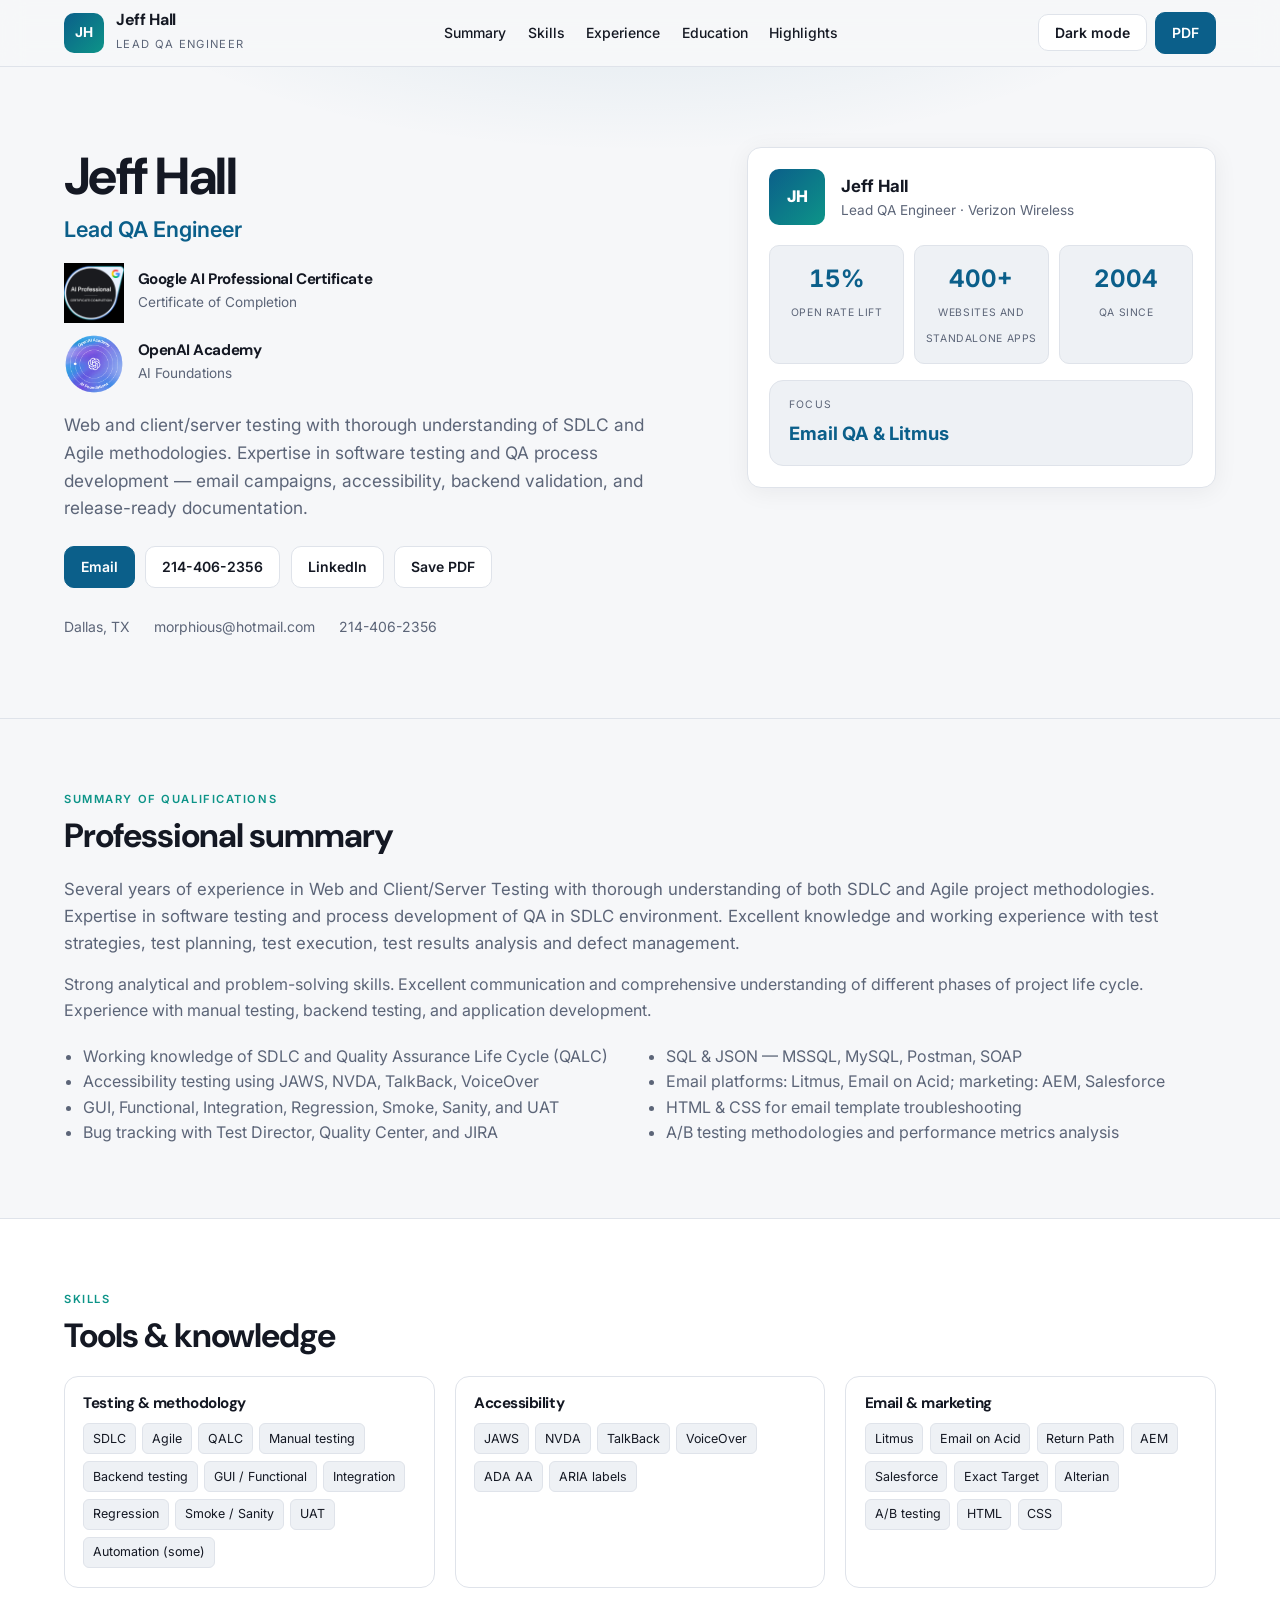
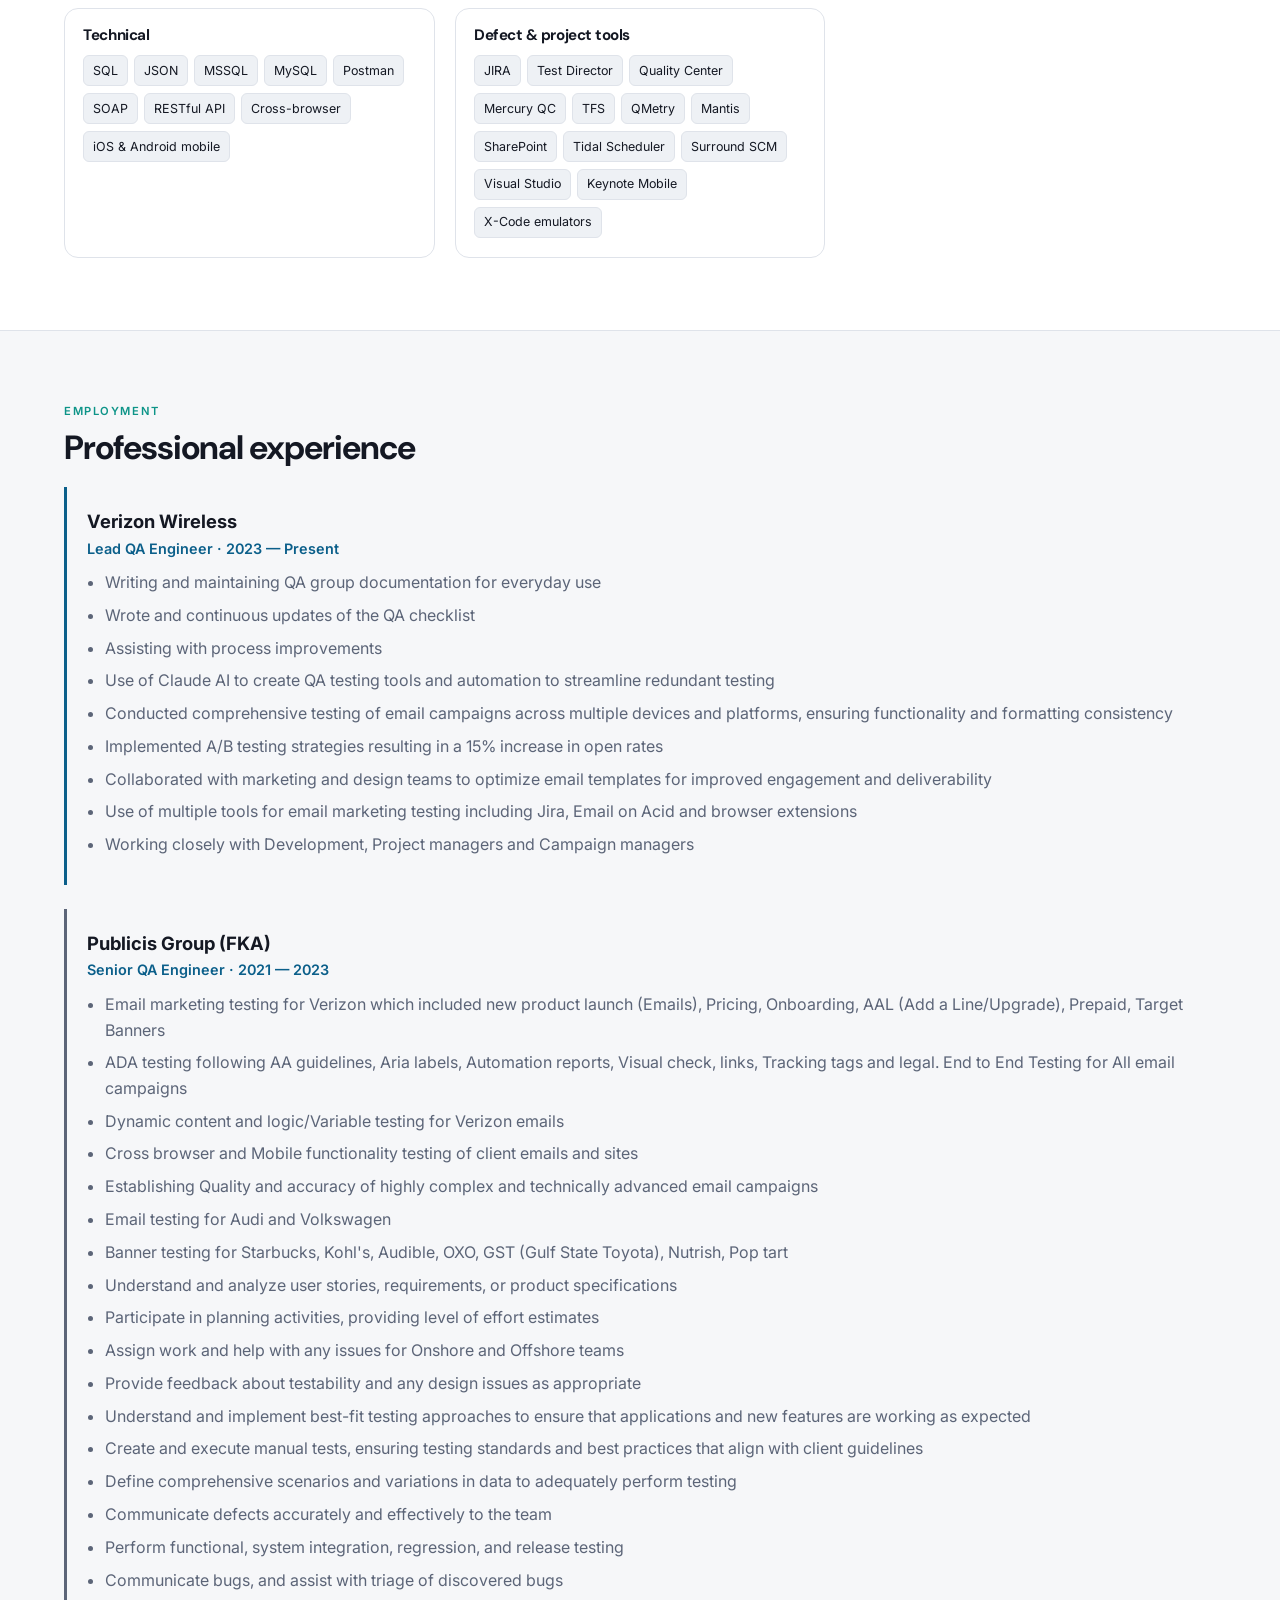
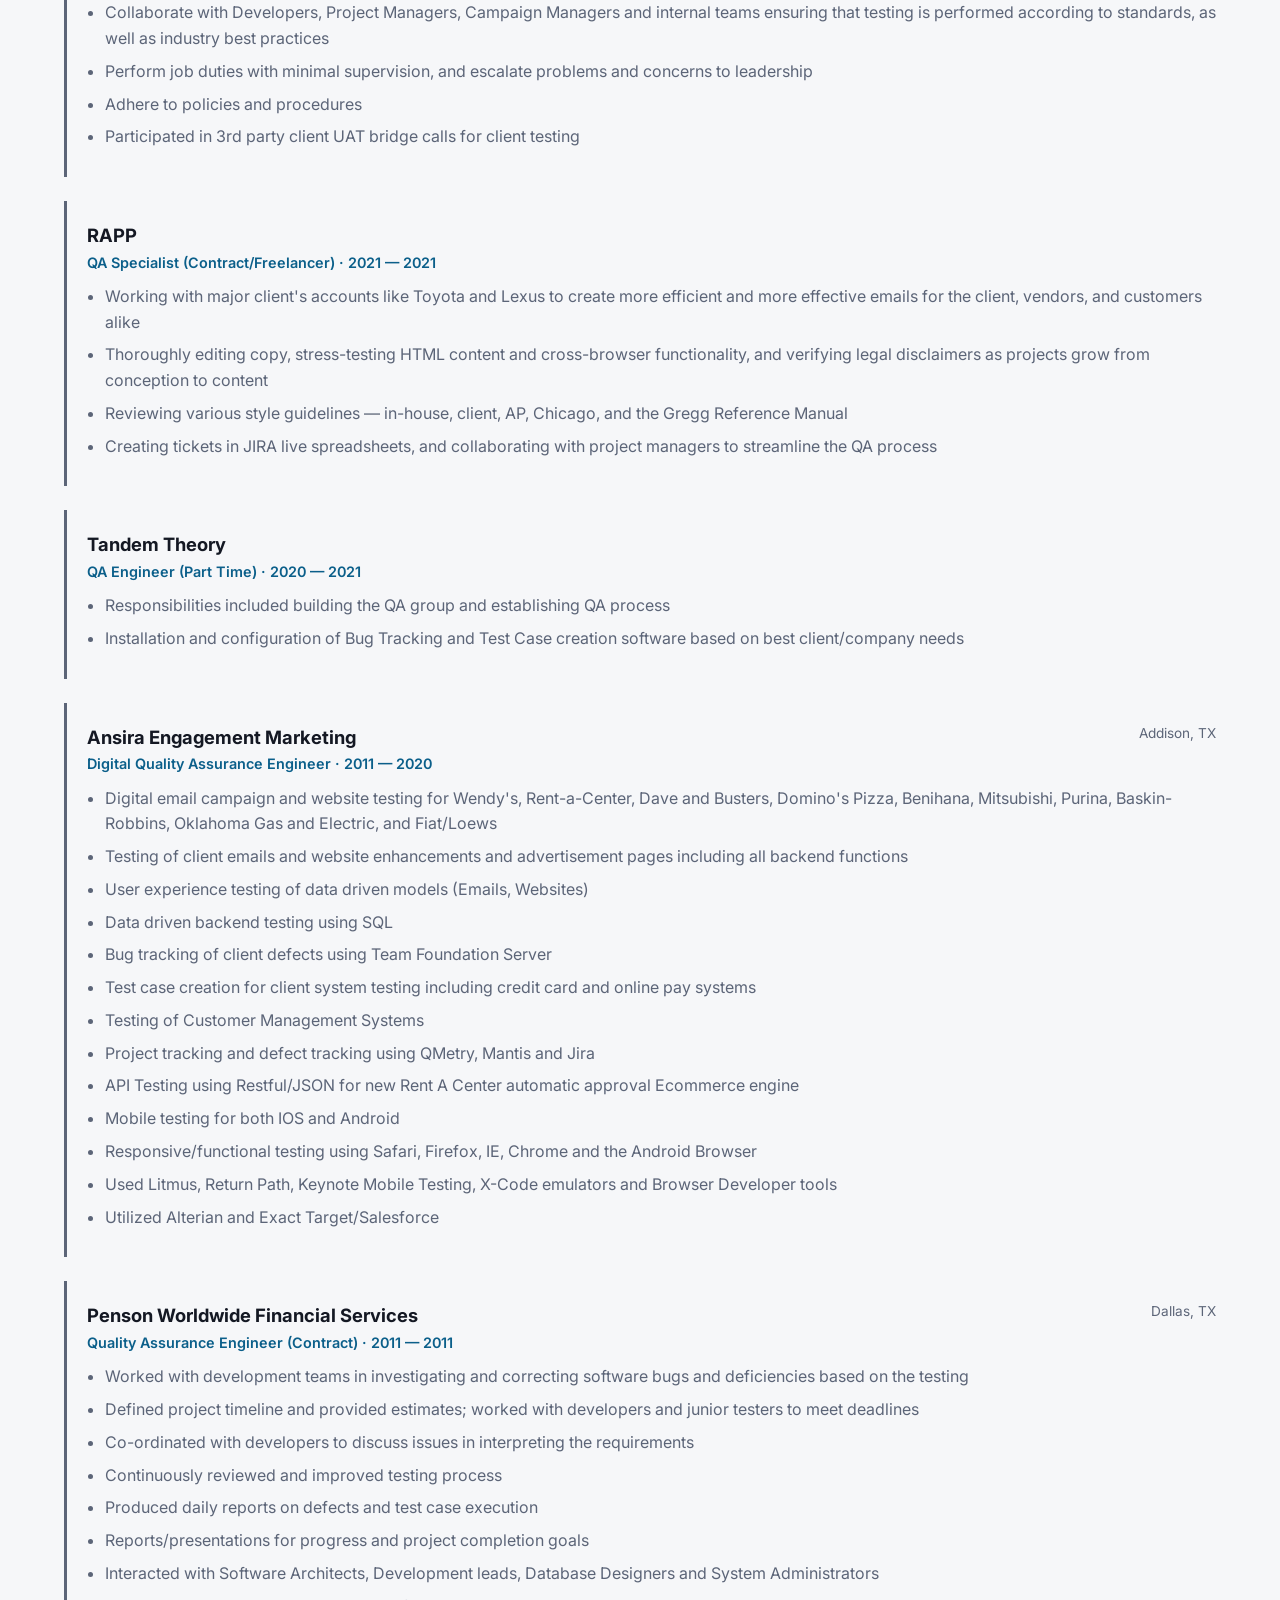
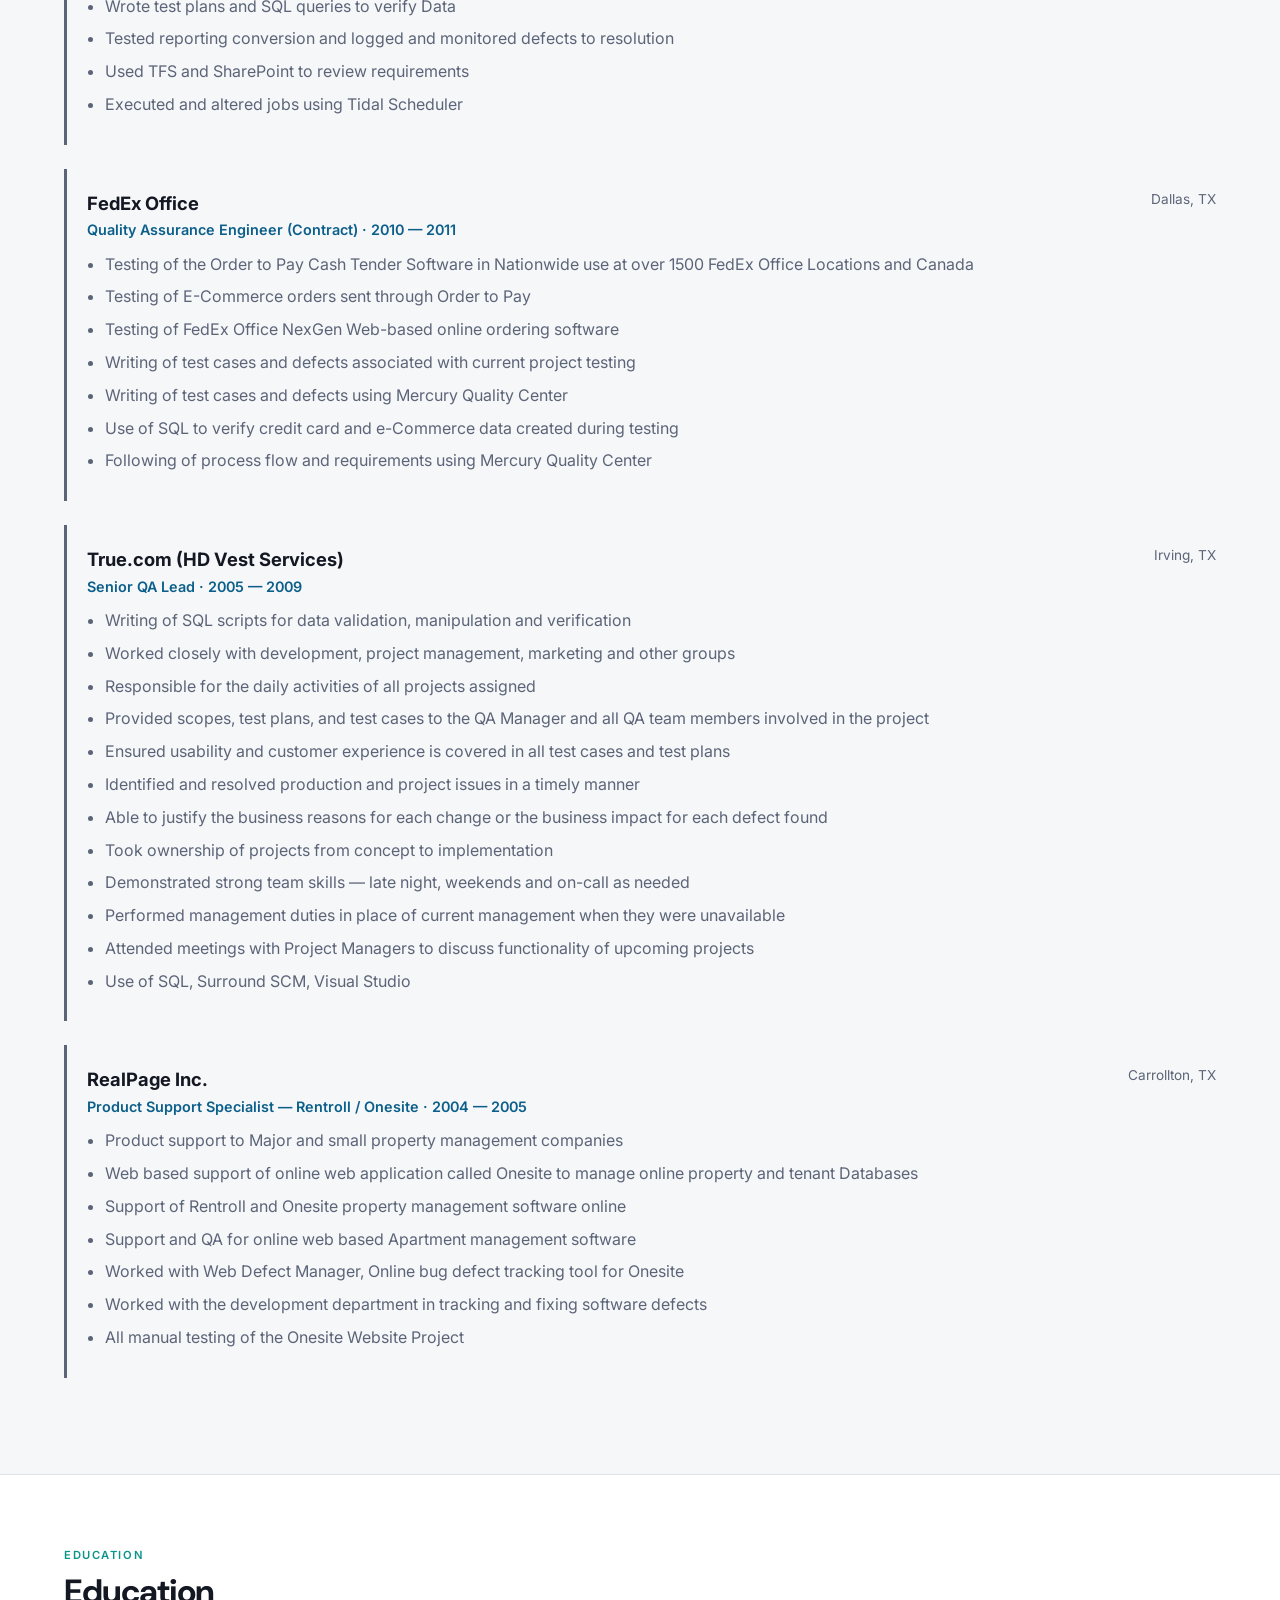
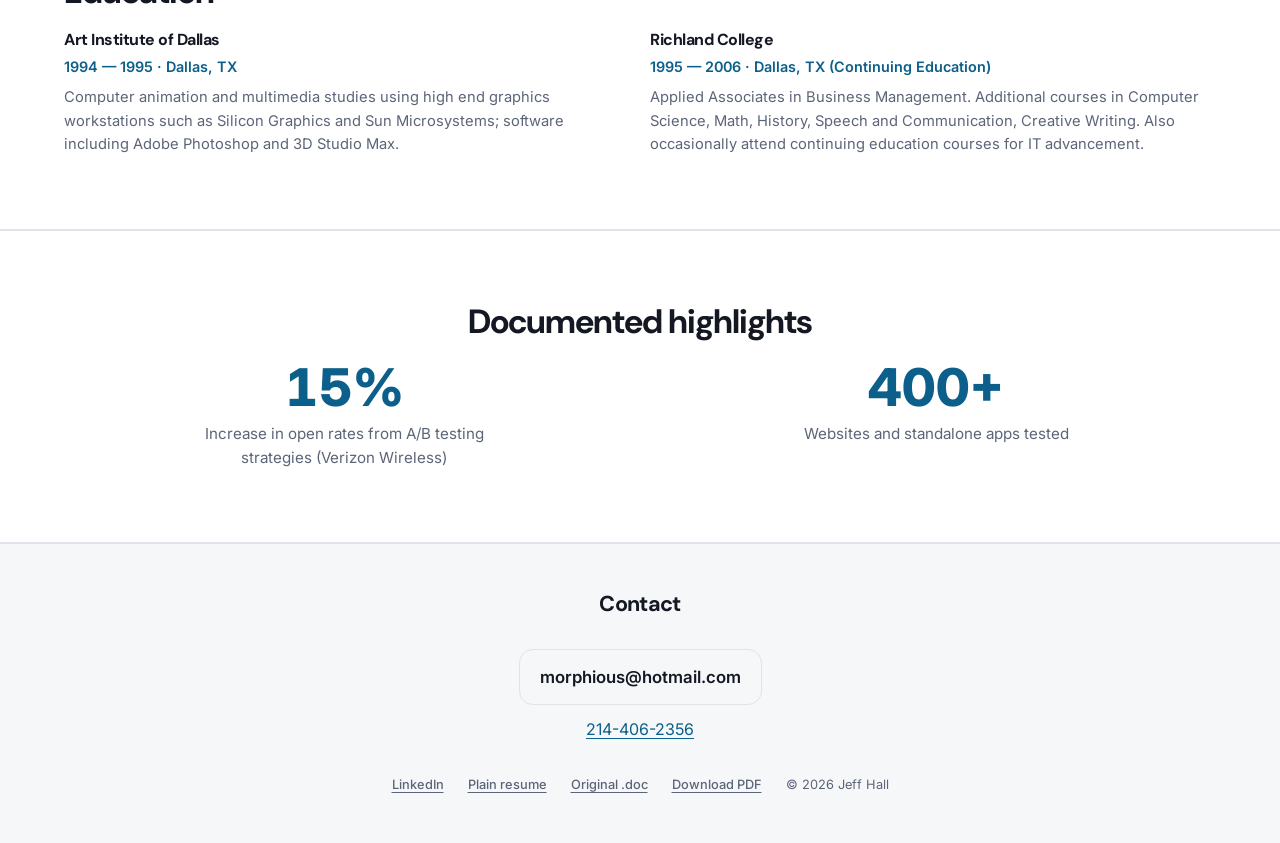
<file: index.html>
<!DOCTYPE html>
<html lang="en">
<head>
  <meta charset="UTF-8" />
  <meta name="viewport" content="width=device-width, initial-scale=1.0" />
  <meta name="description" content="Jeff Hall — Lead QA Engineer. Email QA, accessibility (JAWS/NVDA), Litmus, WCAG. Verizon, Publicis, Ansira. Dallas, TX." />
  <title>Jeff Hall | Lead QA Engineer</title>
  <link rel="canonical" href="https://example.com/" />
  <meta property="og:title" content="Jeff Hall | Lead QA Engineer" />
  <meta property="og:description" content="Lead QA Engineer — Web &amp; client/server testing, email QA, accessibility, SDLC/Agile QA." />
  <link rel="preconnect" href="https://fonts.googleapis.com" />
  <link rel="preconnect" href="https://fonts.gstatic.com" crossorigin />
  <link href="https://fonts.googleapis.com/css2?family=DM+Sans:ital,opsz,wght@0,9..40,400;0,9..40,600;0,9..40,700&family=Inter:wght@400;500;600;700&display=swap" rel="stylesheet" />
  <link rel="stylesheet" href="styles/resume-site.css?v=2026-11-09-badge" />
  <script type="application/ld+json">
  {
    "@context": "https://schema.org",
    "@type": "Person",
    "name": "Jeff Hall",
    "jobTitle": "Lead QA Engineer",
    "email": "morphious@hotmail.com",
    "telephone": "+1-214-406-2356",
    "address": { "@type": "PostalAddress", "addressLocality": "Dallas", "addressRegion": "TX", "addressCountry": "US" },
    "worksFor": { "@type": "Organization", "name": "Verizon Wireless" }
  }
  </script>
</head>
<body>
  <a class="skip-link" href="#main">Skip to content</a>

  <header class="site-header no-print">
    <div class="wrap header-inner">
      <a class="brand" href="#top"><span class="brand-mark" aria-hidden="true">JH</span><span class="brand-text"><strong>Jeff Hall</strong><span>Lead QA Engineer</span></span></a>
      <nav class="nav-desktop" aria-label="Primary">
        <a href="#about">Summary</a>
        <a href="#skills">Skills</a>
        <a href="#experience">Experience</a>
        <a href="#education">Education</a>
        <a href="#impact">Highlights</a>
      </nav>
      <div class="header-actions">
        <button type="button" class="btn menu-toggle no-print" id="menu-toggle" aria-expanded="false" aria-controls="nav-mobile" aria-label="Open menu"><span></span><span></span><span></span></button>
        <button type="button" class="btn no-print" id="theme-toggle" aria-pressed="false"><span class="theme-toggle-label">Dark mode</span></button>
        <a href="#" class="btn btn-primary no-print" data-print-resume>PDF</a>
      </div>
    </div>
    <nav class="nav-mobile wrap no-print" id="nav-mobile" aria-label="Mobile">
      <a href="#about">Summary</a>
      <a href="#skills">Skills</a>
      <a href="#experience">Experience</a>
      <a href="#education">Education</a>
      <a href="#impact">Highlights</a>
      <a href="resume.html">Plain resume</a>
      <a href="assets/JeffHallResume.doc">Source .doc</a>
    </nav>
  </header>

  <main id="main">
    <section class="hero" id="top">
      <div class="wrap hero-grid">
        <div>
          <h1>Jeff Hall</h1>
          <p class="hero-role">Lead QA Engineer</p>
          <div class="cert-stack">
            <div class="cert-badge-row cert-badge-row--hero">
              <img
                class="cert-badge"
                src="images/google-ai-professional-certificate.png"
                alt="Google AI Professional Certificate Completion Badge"
                width="72"
                height="72"
              />
              <div>
                <h3 class="cert-badge-title">Google AI Professional Certificate</h3>
                <p class="cert-badge-meta">Certificate of Completion</p>
              </div>
            </div>
            <div class="cert-badge-row cert-badge-row--hero">
              <img
                class="cert-badge"
                src="images/openai-academy-ai-foundations.png"
                alt="OpenAI Academy AI Foundations badge"
                width="72"
                height="72"
              />
              <div>
                <h3 class="cert-badge-title">OpenAI Academy</h3>
                <p class="cert-badge-meta">AI Foundations</p>
              </div>
            </div>
          </div>
          <p class="hero-lede">Web and client/server testing with thorough understanding of SDLC and Agile methodologies. Expertise in software testing and QA process development — email campaigns, accessibility, backend validation, and release-ready documentation.</p>
          <div class="hero-actions no-print">
            <a class="btn btn-primary" href="mailto:morphious@hotmail.com">Email</a>
            <a class="btn" href="tel:+12144062356">214-406-2356</a>
            <a class="btn" href="https://www.linkedin.com/in/jeff-hall-a45299/" target="_blank" rel="noopener noreferrer">LinkedIn</a>
            <a href="#" class="btn" data-print-resume>Save PDF</a>
          </div>
          <div class="hero-meta">
            <span>Dallas, TX</span>
            <span>morphious@hotmail.com</span>
            <span>214-406-2356</span>
          </div>
        </div>
        <aside class="stat-board" aria-label="Highlights">
          <div class="stat-board-header">
            <div class="stat-avatar" aria-hidden="true">JH</div>
            <div>
              <div class="stat-board-title">Jeff Hall</div>
              <div class="stat-board-sub">Lead QA Engineer · Verizon Wireless</div>
            </div>
          </div>
          <div class="stat-grid">
            <div class="stat-cell"><strong>15%</strong><span>Open rate lift</span></div>
            <div class="stat-cell"><strong>400+</strong><span>Websites and standalone apps</span></div>
            <div class="stat-cell"><strong>2004</strong><span>QA since</span></div>
          </div>
          <div class="focus-card">
            <small>Focus</small>
            <div id="focus-rotator">Email QA &amp; Litmus</div>
          </div>
        </aside>
      </div>
    </section>

    <section class="section" id="about">
      <div class="wrap">
        <p class="section-label">Summary of qualifications</p>
        <h2 class="section-title">Professional summary</h2>
        <div class="prose">
          <p class="lead-in">Several years of experience in Web and Client/Server Testing with thorough understanding of both SDLC and Agile project methodologies. Expertise in software testing and process development of QA in SDLC environment. Excellent knowledge and working experience with test strategies, test planning, test execution, test results analysis and defect management.</p>
          <p>Strong analytical and problem-solving skills. Excellent communication and comprehensive understanding of different phases of project life cycle. Experience with manual testing, backend testing, and application development.</p>
        </div>
        <ul class="about-list">
          <li>Working knowledge of SDLC and Quality Assurance Life Cycle (QALC)</li>
          <li>Accessibility testing using JAWS, NVDA, TalkBack, VoiceOver</li>
          <li>GUI, Functional, Integration, Regression, Smoke, Sanity, and UAT</li>
          <li>Bug tracking with Test Director, Quality Center, and JIRA</li>
          <li>SQL &amp; JSON — MSSQL, MySQL, Postman, SOAP</li>
          <li>Email platforms: Litmus, Email on Acid; marketing: AEM, Salesforce</li>
          <li>HTML &amp; CSS for email template troubleshooting</li>
          <li>A/B testing methodologies and performance metrics analysis</li>
        </ul>
      </div>
    </section>

    <section class="section section-alt" id="skills">
      <div class="wrap">
        <p class="section-label">Skills</p>
        <h2 class="section-title">Tools &amp; knowledge</h2>
        <div class="tool-grid">
          <div class="tool-group"><h3>Testing &amp; methodology</h3><div class="chips"><span class="chip">SDLC</span><span class="chip">Agile</span><span class="chip">QALC</span><span class="chip">Manual testing</span><span class="chip">Backend testing</span><span class="chip">GUI / Functional</span><span class="chip">Integration</span><span class="chip">Regression</span><span class="chip">Smoke / Sanity</span><span class="chip">UAT</span><span class="chip">Automation (some)</span></div></div>
          <div class="tool-group"><h3>Accessibility</h3><div class="chips"><span class="chip">JAWS</span><span class="chip">NVDA</span><span class="chip">TalkBack</span><span class="chip">VoiceOver</span><span class="chip">ADA AA</span><span class="chip">ARIA labels</span></div></div>
          <div class="tool-group"><h3>Email &amp; marketing</h3><div class="chips"><span class="chip">Litmus</span><span class="chip">Email on Acid</span><span class="chip">Return Path</span><span class="chip">AEM</span><span class="chip">Salesforce</span><span class="chip">Exact Target</span><span class="chip">Alterian</span><span class="chip">A/B testing</span><span class="chip">HTML</span><span class="chip">CSS</span></div></div>
          <div class="tool-group"><h3>Technical</h3><div class="chips"><span class="chip">SQL</span><span class="chip">JSON</span><span class="chip">MSSQL</span><span class="chip">MySQL</span><span class="chip">Postman</span><span class="chip">SOAP</span><span class="chip">RESTful API</span><span class="chip">Cross-browser</span><span class="chip">iOS &amp; Android mobile</span></div></div>
          <div class="tool-group"><h3>Defect &amp; project tools</h3><div class="chips"><span class="chip">JIRA</span><span class="chip">Test Director</span><span class="chip">Quality Center</span><span class="chip">Mercury QC</span><span class="chip">TFS</span><span class="chip">QMetry</span><span class="chip">Mantis</span><span class="chip">SharePoint</span><span class="chip">Tidal Scheduler</span><span class="chip">Surround SCM</span><span class="chip">Visual Studio</span><span class="chip">Keynote Mobile</span><span class="chip">X-Code emulators</span></div></div>
        </div>
      </div>
    </section>

    <section class="section" id="experience">
      <div class="wrap">
        <p class="section-label">Employment</p>
        <h2 class="section-title">Professional experience</h2>

        <article class="job">
          <div class="job-head"><div><strong>Verizon Wireless</strong><div class="job-meta">Lead QA Engineer · 2023 — Present</div></div></div>
          <ul>
            <li>Writing and maintaining QA group documentation for everyday use</li>
            <li>Wrote and continuous updates of the QA checklist</li>
            <li>Assisting with process improvements</li>
            <li>Use of Claude AI to create QA testing tools and automation to streamline redundant testing</li>
            <li>Conducted comprehensive testing of email campaigns across multiple devices and platforms, ensuring functionality and formatting consistency</li>
            <li>Implemented A/B testing strategies resulting in a 15% increase in open rates</li>
            <li>Collaborated with marketing and design teams to optimize email templates for improved engagement and deliverability</li>
            <li>Use of multiple tools for email marketing testing including Jira, Email on Acid and browser extensions</li>
            <li>Working closely with Development, Project managers and Campaign managers</li>
          </ul>
        </article>

        <article class="job alt">
          <div class="job-head"><div><strong>Publicis Group (FKA)</strong><div class="job-meta">Senior QA Engineer · 2021 — 2023</div></div></div>
          <ul>
            <li>Email marketing testing for Verizon which included new product launch (Emails), Pricing, Onboarding, AAL (Add a Line/Upgrade), Prepaid, Target Banners</li>
            <li>ADA testing following AA guidelines, Aria labels, Automation reports, Visual check, links, Tracking tags and legal. End to End Testing for All email campaigns</li>
            <li>Dynamic content and logic/Variable testing for Verizon emails</li>
            <li>Cross browser and Mobile functionality testing of client emails and sites</li>
            <li>Establishing Quality and accuracy of highly complex and technically advanced email campaigns</li>
            <li>Email testing for Audi and Volkswagen</li>
            <li>Banner testing for Starbucks, Kohl's, Audible, OXO, GST (Gulf State Toyota), Nutrish, Pop tart</li>
            <li>Understand and analyze user stories, requirements, or product specifications</li>
            <li>Participate in planning activities, providing level of effort estimates</li>
            <li>Assign work and help with any issues for Onshore and Offshore teams</li>
            <li>Provide feedback about testability and any design issues as appropriate</li>
            <li>Understand and implement best-fit testing approaches to ensure that applications and new features are working as expected</li>
            <li>Create and execute manual tests, ensuring testing standards and best practices that align with client guidelines</li>
            <li>Define comprehensive scenarios and variations in data to adequately perform testing</li>
            <li>Communicate defects accurately and effectively to the team</li>
            <li>Perform functional, system integration, regression, and release testing</li>
            <li>Communicate bugs, and assist with triage of discovered bugs</li>
            <li>Collaborate with Developers, Project Managers, Campaign Managers and internal teams ensuring that testing is performed according to standards, as well as industry best practices</li>
            <li>Perform job duties with minimal supervision, and escalate problems and concerns to leadership</li>
            <li>Adhere to policies and procedures</li>
            <li>Participated in 3rd party client UAT bridge calls for client testing</li>
          </ul>
        </article>

        <article class="job alt">
          <div class="job-head"><div><strong>RAPP</strong><div class="job-meta">QA Specialist (Contract/Freelancer) · 2021 — 2021</div></div></div>
          <ul>
            <li>Working with major client's accounts like Toyota and Lexus to create more efficient and more effective emails for the client, vendors, and customers alike</li>
            <li>Thoroughly editing copy, stress-testing HTML content and cross-browser functionality, and verifying legal disclaimers as projects grow from conception to content</li>
            <li>Reviewing various style guidelines — in-house, client, AP, Chicago, and the Gregg Reference Manual</li>
            <li>Creating tickets in JIRA live spreadsheets, and collaborating with project managers to streamline the QA process</li>
          </ul>
        </article>

        <article class="job alt">
          <div class="job-head"><div><strong>Tandem Theory</strong><div class="job-meta">QA Engineer (Part Time) · 2020 — 2021</div></div></div>
          <ul>
            <li>Responsibilities included building the QA group and establishing QA process</li>
            <li>Installation and configuration of Bug Tracking and Test Case creation software based on best client/company needs</li>
          </ul>
        </article>

        <article class="job alt">
          <div class="job-head"><div><strong>Ansira Engagement Marketing</strong><div class="job-meta">Digital Quality Assurance Engineer · 2011 — 2020</div></div><div class="job-location">Addison, TX</div></div>
          <ul>
            <li>Digital email campaign and website testing for Wendy's, Rent-a-Center, Dave and Busters, Domino's Pizza, Benihana, Mitsubishi, Purina, Baskin-Robbins, Oklahoma Gas and Electric, and Fiat/Loews</li>
            <li>Testing of client emails and website enhancements and advertisement pages including all backend functions</li>
            <li>User experience testing of data driven models (Emails, Websites)</li>
            <li>Data driven backend testing using SQL</li>
            <li>Bug tracking of client defects using Team Foundation Server</li>
            <li>Test case creation for client system testing including credit card and online pay systems</li>
            <li>Testing of Customer Management Systems</li>
            <li>Project tracking and defect tracking using QMetry, Mantis and Jira</li>
            <li>API Testing using Restful/JSON for new Rent A Center automatic approval Ecommerce engine</li>
            <li>Mobile testing for both IOS and Android</li>
            <li>Responsive/functional testing using Safari, Firefox, IE, Chrome and the Android Browser</li>
            <li>Used Litmus, Return Path, Keynote Mobile Testing, X-Code emulators and Browser Developer tools</li>
            <li>Utilized Alterian and Exact Target/Salesforce</li>
          </ul>
        </article>

        <article class="job alt">
          <div class="job-head"><div><strong>Penson Worldwide Financial Services</strong><div class="job-meta">Quality Assurance Engineer (Contract) · 2011 — 2011</div></div><div class="job-location">Dallas, TX</div></div>
          <ul>
            <li>Worked with development teams in investigating and correcting software bugs and deficiencies based on the testing</li>
            <li>Defined project timeline and provided estimates; worked with developers and junior testers to meet deadlines</li>
            <li>Co-ordinated with developers to discuss issues in interpreting the requirements</li>
            <li>Continuously reviewed and improved testing process</li>
            <li>Produced daily reports on defects and test case execution</li>
            <li>Reports/presentations for progress and project completion goals</li>
            <li>Interacted with Software Architects, Development leads, Database Designers and System Administrators</li>
            <li>Wrote test plans and SQL queries to verify Data</li>
            <li>Tested reporting conversion and logged and monitored defects to resolution</li>
            <li>Used TFS and SharePoint to review requirements</li>
            <li>Executed and altered jobs using Tidal Scheduler</li>
          </ul>
        </article>

        <article class="job alt">
          <div class="job-head"><div><strong>FedEx Office</strong><div class="job-meta">Quality Assurance Engineer (Contract) · 2010 — 2011</div></div><div class="job-location">Dallas, TX</div></div>
          <ul>
            <li>Testing of the Order to Pay Cash Tender Software in Nationwide use at over 1500 FedEx Office Locations and Canada</li>
            <li>Testing of E-Commerce orders sent through Order to Pay</li>
            <li>Testing of FedEx Office NexGen Web-based online ordering software</li>
            <li>Writing of test cases and defects associated with current project testing</li>
            <li>Writing of test cases and defects using Mercury Quality Center</li>
            <li>Use of SQL to verify credit card and e-Commerce data created during testing</li>
            <li>Following of process flow and requirements using Mercury Quality Center</li>
          </ul>
        </article>

        <article class="job alt">
          <div class="job-head"><div><strong>True.com (HD Vest Services)</strong><div class="job-meta">Senior QA Lead · 2005 — 2009</div></div><div class="job-location">Irving, TX</div></div>
          <ul>
            <li>Writing of SQL scripts for data validation, manipulation and verification</li>
            <li>Worked closely with development, project management, marketing and other groups</li>
            <li>Responsible for the daily activities of all projects assigned</li>
            <li>Provided scopes, test plans, and test cases to the QA Manager and all QA team members involved in the project</li>
            <li>Ensured usability and customer experience is covered in all test cases and test plans</li>
            <li>Identified and resolved production and project issues in a timely manner</li>
            <li>Able to justify the business reasons for each change or the business impact for each defect found</li>
            <li>Took ownership of projects from concept to implementation</li>
            <li>Demonstrated strong team skills — late night, weekends and on-call as needed</li>
            <li>Performed management duties in place of current management when they were unavailable</li>
            <li>Attended meetings with Project Managers to discuss functionality of upcoming projects</li>
            <li>Use of SQL, Surround SCM, Visual Studio</li>
          </ul>
        </article>

        <article class="job alt">
          <div class="job-head"><div><strong>RealPage Inc.</strong><div class="job-meta">Product Support Specialist — Rentroll / Onesite · 2004 — 2005</div></div><div class="job-location">Carrollton, TX</div></div>
          <ul>
            <li>Product support to Major and small property management companies</li>
            <li>Web based support of online web application called Onesite to manage online property and tenant Databases</li>
            <li>Support of Rentroll and Onesite property management software online</li>
            <li>Support and QA for online web based Apartment management software</li>
            <li>Worked with Web Defect Manager, Online bug defect tracking tool for Onesite</li>
            <li>Worked with the development department in tracking and fixing software defects</li>
            <li>All manual testing of the Onesite Website Project</li>
          </ul>
        </article>
      </div>
    </section>

    <section class="section section-alt" id="education">
      <div class="wrap">
        <p class="section-label">Education</p>
        <h2 class="section-title">Education</h2>
        <div class="credentials-grid">
          <article class="value-prop-card" style="transform: none;">
            <h3 style="font-size: 1rem; margin: 0 0 0.35rem;">Art Institute of Dallas</h3>
            <p style="margin: 0 0 0.5rem; font-size: 0.9rem; color: var(--primary); font-weight: 600;">1994 — 1995 · Dallas, TX</p>
            <p style="margin: 0; color: var(--muted); font-size: 0.92rem;">Computer animation and multimedia studies using high end graphics workstations such as Silicon Graphics and Sun Microsystems; software including Adobe Photoshop and 3D Studio Max.</p>
          </article>
          <article class="value-prop-card" style="transform: none;">
            <h3 style="font-size: 1rem; margin: 0 0 0.35rem;">Richland College</h3>
            <p style="margin: 0 0 0.5rem; font-size: 0.9rem; color: var(--primary); font-weight: 600;">1995 — 2006 · Dallas, TX (Continuing Education)</p>
            <p style="margin: 0; color: var(--muted); font-size: 0.92rem;">Applied Associates in Business Management. Additional courses in Computer Science, Math, History, Speech and Communication, Creative Writing. Also occasionally attend continuing education courses for IT advancement.</p>
          </article>
        </div>
      </div>
    </section>

    <section class="section impact-section" id="impact">
      <div class="wrap">
        <h2 class="section-title" style="text-align: center;">Documented highlights</h2>
        <div class="impact-grid two-col">
          <div><div class="impact-num">15%</div><div class="impact-text">Increase in open rates from A/B testing strategies (Verizon Wireless)</div></div>
          <div><div class="impact-num">400+</div><div class="impact-text">Websites and standalone apps tested</div></div>
        </div>
      </div>
    </section>
  </main>

  <footer class="site-footer">
    <div class="wrap">
      <h2 class="section-title" style="font-size: 1.35rem;">Contact</h2>
      <a class="footer-email" href="mailto:morphious@hotmail.com">morphious@hotmail.com</a>
      <p style="margin-top: 0.75rem;"><a href="tel:+12144062356">214-406-2356</a></p>
      <div class="footer-links no-print">
        <a href="https://www.linkedin.com/in/jeff-hall-a45299/" target="_blank" rel="noopener noreferrer">LinkedIn</a>
        <a href="resume.html">Plain resume</a>
        <a href="assets/JeffHallResume.doc">Original .doc</a>
        <a href="#" data-print-resume>Download PDF</a>
        <span>© <span id="year"></span> Jeff Hall</span>
      </div>
    </div>
  </footer>

  <script>document.getElementById('year').textContent = new Date().getFullYear();</script>
  <script src="js/resume-site.js?v=2026-05-20-print" defer></script>
</body>
</html>
</file>
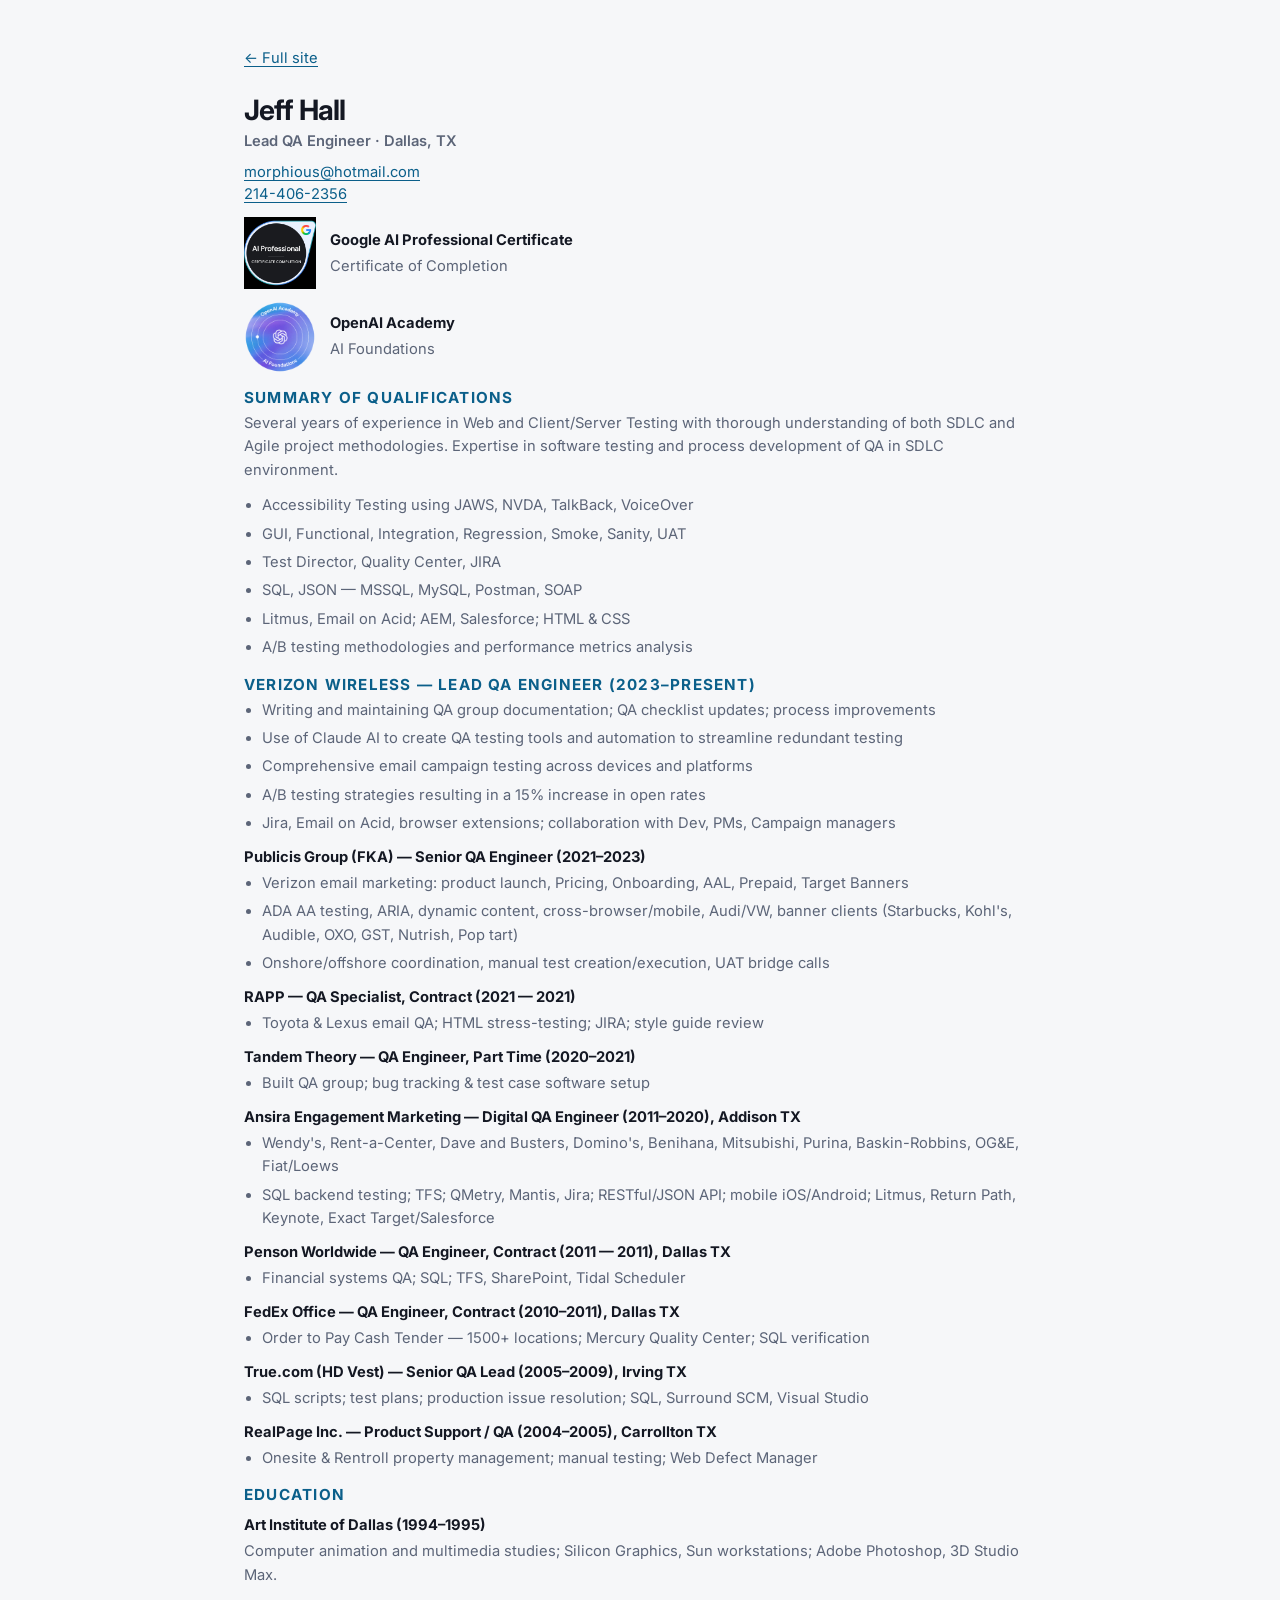
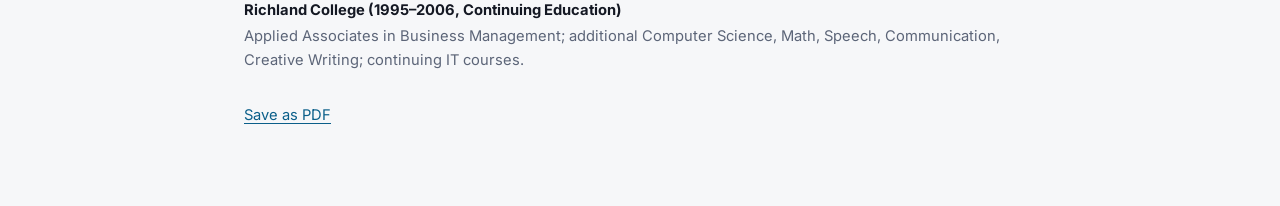
<file: resume.html>
<!DOCTYPE html>
<html lang="en">
<head>
  <meta charset="UTF-8" />
  <meta name="viewport" content="width=device-width, initial-scale=1.0" />
  <title>Jeff Hall | Resume</title>
  <link href="https://fonts.googleapis.com/css2?family=Inter:wght@400;600;700&display=swap" rel="stylesheet" />
  <link rel="stylesheet" href="styles/resume-site.css?v=2026-11-09-badge" />
  <style>
    .resume-plain { max-width: 52rem; margin: 0 auto; padding: 2rem 1.25rem 4rem; font-size: 0.92rem; }
    .resume-plain h1 { font-size: clamp(1.5rem, 6vw, 1.75rem); margin-bottom: 0.25rem; }
    .resume-plain h2 { font-size: 0.95rem; text-transform: uppercase; letter-spacing: 0.08em; margin: 1rem 0 0.35rem; color: var(--primary); }
    .resume-plain ul { margin: 0; padding-left: 1.15rem; color: var(--muted); }
    .resume-plain li { margin-bottom: 0.3rem; }
    .job-title { margin: 0.65rem 0 0.15rem; font-weight: 700; overflow-wrap: anywhere; }
    .job-meta { margin: 0 0 0.35rem; color: var(--primary); font-weight: 600; font-size: 0.88rem; }
    @media (max-width: 639px) {
      .resume-plain { padding: 1.25rem 1rem 3rem; font-size: 0.9rem; }
      .resume-plain ul { padding-left: 1rem; }
    }
  </style>
</head>
<body class="resume-print-doc">
  <article class="resume-plain">
    <p class="no-print"><a href="index.html">← Full site</a></p>
    <header>
      <h1>Jeff Hall</h1>
      <p style="margin: 0 0 0.5rem; font-weight: 600; color: var(--muted);">Lead QA Engineer · Dallas, TX</p>
      <p style="margin: 0 0 0.75rem; line-height: 1.5;">
        <a href="mailto:morphious@hotmail.com">morphious@hotmail.com</a><br />
        <a href="tel:+12144062356">214-406-2356</a>
      </p>
      <div class="cert-stack" style="margin: 0 0 1rem;">
        <div class="cert-badge-row" style="margin: 0;">
          <img
            class="cert-badge"
            src="images/google-ai-professional-certificate.png"
            alt="Google AI Professional Certificate Completion Badge"
            width="72"
            height="72"
          />
          <div>
            <p class="job-title" style="margin-top: 0;">Google AI Professional Certificate</p>
            <p style="color: var(--muted); margin: 0;">Certificate of Completion</p>
          </div>
        </div>
        <div class="cert-badge-row" style="margin: 0;">
          <img
            class="cert-badge"
            src="images/openai-academy-ai-foundations.png"
            alt="OpenAI Academy AI Foundations badge"
            width="72"
            height="72"
          />
          <div>
            <p class="job-title" style="margin-top: 0;">OpenAI Academy</p>
            <p style="color: var(--muted); margin: 0;">AI Foundations</p>
          </div>
        </div>
      </div>
    </header>

    <section>
      <h2>Summary of qualifications</h2>
      <p style="color: var(--muted); margin: 0 0 0.75rem;">Several years of experience in Web and Client/Server Testing with thorough understanding of both SDLC and Agile project methodologies. Expertise in software testing and process development of QA in SDLC environment.</p>
      <ul>
        <li>Accessibility Testing using JAWS, NVDA, TalkBack, VoiceOver</li>
        <li>GUI, Functional, Integration, Regression, Smoke, Sanity, UAT</li>
        <li>Test Director, Quality Center, JIRA</li>
        <li>SQL, JSON — MSSQL, MySQL, Postman, SOAP</li>
        <li>Litmus, Email on Acid; AEM, Salesforce; HTML &amp; CSS</li>
        <li>A/B testing methodologies and performance metrics analysis</li>
      </ul>
    </section>

    <section>
      <h2>Verizon Wireless — Lead QA Engineer (2023–Present)</h2>
      <ul>
        <li>Writing and maintaining QA group documentation; QA checklist updates; process improvements</li>
        <li>Use of Claude AI to create QA testing tools and automation to streamline redundant testing</li>
        <li>Comprehensive email campaign testing across devices and platforms</li>
        <li>A/B testing strategies resulting in a 15% increase in open rates</li>
        <li>Jira, Email on Acid, browser extensions; collaboration with Dev, PMs, Campaign managers</li>
      </ul>

      <p class="job-title">Publicis Group (FKA) — Senior QA Engineer (2021–2023)</p>
      <ul>
        <li>Verizon email marketing: product launch, Pricing, Onboarding, AAL, Prepaid, Target Banners</li>
        <li>ADA AA testing, ARIA, dynamic content, cross-browser/mobile, Audi/VW, banner clients (Starbucks, Kohl's, Audible, OXO, GST, Nutrish, Pop tart)</li>
        <li>Onshore/offshore coordination, manual test creation/execution, UAT bridge calls</li>
      </ul>

      <p class="job-title">RAPP — QA Specialist, Contract (2021 — 2021)</p>
      <ul><li>Toyota &amp; Lexus email QA; HTML stress-testing; JIRA; style guide review</li></ul>

      <p class="job-title">Tandem Theory — QA Engineer, Part Time (2020–2021)</p>
      <ul><li>Built QA group; bug tracking &amp; test case software setup</li></ul>

      <p class="job-title">Ansira Engagement Marketing — Digital QA Engineer (2011–2020), Addison TX</p>
      <ul>
        <li>Wendy's, Rent-a-Center, Dave and Busters, Domino's, Benihana, Mitsubishi, Purina, Baskin-Robbins, OG&amp;E, Fiat/Loews</li>
        <li>SQL backend testing; TFS; QMetry, Mantis, Jira; RESTful/JSON API; mobile iOS/Android; Litmus, Return Path, Keynote, Exact Target/Salesforce</li>
      </ul>

      <p class="job-title">Penson Worldwide — QA Engineer, Contract (2011 — 2011), Dallas TX</p>
      <ul><li>Financial systems QA; SQL; TFS, SharePoint, Tidal Scheduler</li></ul>

      <p class="job-title">FedEx Office — QA Engineer, Contract (2010–2011), Dallas TX</p>
      <ul><li>Order to Pay Cash Tender — 1500+ locations; Mercury Quality Center; SQL verification</li></ul>

      <p class="job-title">True.com (HD Vest) — Senior QA Lead (2005–2009), Irving TX</p>
      <ul><li>SQL scripts; test plans; production issue resolution; SQL, Surround SCM, Visual Studio</li></ul>

      <p class="job-title">RealPage Inc. — Product Support / QA (2004–2005), Carrollton TX</p>
      <ul><li>Onesite &amp; Rentroll property management; manual testing; Web Defect Manager</li></ul>
    </section>

    <section>
      <h2>Education</h2>
      <p class="job-title">Art Institute of Dallas (1994–1995)</p>
      <p style="color: var(--muted); margin: 0 0 0.75rem;">Computer animation and multimedia studies; Silicon Graphics, Sun workstations; Adobe Photoshop, 3D Studio Max.</p>
      <p class="job-title">Richland College (1995–2006, Continuing Education)</p>
      <p style="color: var(--muted); margin: 0;">Applied Associates in Business Management; additional Computer Science, Math, Speech, Communication, Creative Writing; continuing IT courses.</p>
    </section>

    <p class="no-print" style="margin-top: 2rem;"><a href="#" data-print-resume>Save as PDF</a></p>
  </article>
  <script src="js/resume-site.js?v=2026-05-20-print" defer></script>
</body>
</html>
</file>
<file: styles/resume-site.css>
/* Jeff Hall resume site — enterprise layout, light/dark, print */
:root {
  --bg: #f6f7f9;
  --surface: #ffffff;
  --surface-2: #eef1f5;
  --text: #141823;
  --muted: #5c6578;
  --line: #dfe3ea;
  --primary: #0b5f8a;
  --primary-soft: rgba(11, 95, 138, 0.12);
  --accent: #0d9488;
  --accent-soft: rgba(13, 148, 136, 0.12);
  --warning-soft: rgba(180, 83, 9, 0.12);
  --nav-h: 4rem;
  --radius: 10px;
  --radius-lg: 14px;
  --shadow: 0 4px 24px rgba(15, 23, 42, 0.06);
  --shadow-lg: 0 18px 48px rgba(15, 23, 42, 0.08);
  --font-sans: "Inter", system-ui, -apple-system, sans-serif;
  --font-display: "DM Sans", var(--font-sans);
  --max: 72rem;
}

body[data-theme="dark"] {
  --bg: #0c0e12;
  --surface: #151922;
  --surface-2: #1c2230;
  --text: #eef1f6;
  --muted: #9aa3b2;
  --line: #2a3142;
  --primary: #38bdf8;
  --primary-soft: rgba(56, 189, 248, 0.14);
  --accent: #2dd4bf;
  --accent-soft: rgba(45, 212, 191, 0.14);
  --warning-soft: rgba(251, 191, 36, 0.12);
  --shadow: 0 4px 24px rgba(0, 0, 0, 0.35);
  --shadow-lg: 0 18px 48px rgba(0, 0, 0, 0.45);
}

@media (prefers-reduced-motion: reduce) {
  html {
    scroll-behavior: auto;
  }
  *,
  *::before,
  *::after {
    animation-duration: 0.01ms !important;
    animation-iteration-count: 1 !important;
    transition-duration: 0.01ms !important;
  }
}

*,
*::before,
*::after {
  box-sizing: border-box;
}

html {
  scroll-behavior: smooth;
}

body {
  margin: 0;
  font-family: var(--font-sans);
  font-size: 1rem;
  line-height: 1.6;
  color: var(--text);
  background: var(--bg);
  transition: background-color 0.2s ease, color 0.2s ease;
  overflow-x: clip;
  -webkit-text-size-adjust: 100%;
  text-size-adjust: 100%;
}

img {
  max-width: 100%;
  height: auto;
}

a {
  color: var(--primary);
  text-decoration-thickness: 1px;
  text-underline-offset: 3px;
}

a:hover {
  text-decoration: underline;
}

:focus-visible {
  outline: 2px solid var(--primary);
  outline-offset: 3px;
}

.skip-link {
  position: absolute;
  left: -9999px;
  top: 0.75rem;
  z-index: 1000;
  padding: 0.5rem 1rem;
  background: var(--surface);
  border: 1px solid var(--line);
  border-radius: var(--radius);
  font-weight: 600;
}

.skip-link:focus {
  left: 0.75rem;
}

.wrap {
  width: min(var(--max), calc(100% - 2rem));
  margin-inline: auto;
}

/* ----- Header ----- */
.site-header {
  position: sticky;
  top: 0;
  z-index: 100;
  border-bottom: 1px solid var(--line);
  background: color-mix(in srgb, var(--bg) 88%, transparent);
  backdrop-filter: blur(12px);
}

.header-inner {
  display: flex;
  align-items: center;
  justify-content: space-between;
  gap: 1rem;
  min-height: var(--nav-h);
  padding-block: 0.65rem;
}

.brand {
  display: flex;
  align-items: center;
  gap: 0.75rem;
  text-decoration: none;
  color: inherit;
}

.brand-mark {
  width: 2.5rem;
  height: 2.5rem;
  border-radius: var(--radius);
  background: linear-gradient(135deg, var(--primary), var(--accent));
  color: #fff;
  font-weight: 700;
  font-size: 0.85rem;
  display: grid;
  place-items: center;
}

body[data-theme="dark"] .brand-mark {
  color: #0c0e12;
}

.brand-text strong {
  font-family: var(--font-display);
  font-weight: 700;
  font-size: 1rem;
  letter-spacing: -0.02em;
  display: block;
  line-height: 1.2;
}

.brand-text span {
  font-size: 0.7rem;
  letter-spacing: 0.12em;
  text-transform: uppercase;
  color: var(--muted);
}

.nav-desktop {
  display: none;
  align-items: center;
  gap: 1.35rem;
}

.nav-desktop a {
  font-size: 0.875rem;
  font-weight: 500;
  color: inherit;
  text-decoration: none;
}

.nav-desktop a:hover {
  color: var(--primary);
  text-decoration: none;
}

.header-actions {
  display: flex;
  align-items: center;
  gap: 0.5rem;
}

.btn {
  display: inline-flex;
  align-items: center;
  justify-content: center;
  gap: 0.45rem;
  padding: 0.55rem 1rem;
  border-radius: var(--radius);
  font-size: 0.875rem;
  font-weight: 600;
  border: 1px solid var(--line);
  background: var(--surface);
  color: inherit;
  cursor: pointer;
  text-decoration: none;
  font-family: inherit;
}

.btn:hover {
  border-color: var(--primary);
  text-decoration: none;
}

.btn-primary {
  background: var(--primary);
  border-color: var(--primary);
  color: #fff;
}

body[data-theme="dark"] .btn-primary {
  color: #0c0e12;
}

.btn-primary:hover {
  filter: brightness(1.08);
  text-decoration: none;
}

.menu-toggle {
  display: flex;
  flex-direction: column;
  justify-content: center;
  gap: 5px;
  width: 2.5rem;
  height: 2.5rem;
  padding: 0;
  border: 1px solid var(--line);
  border-radius: var(--radius);
  background: var(--surface);
  cursor: pointer;
}

.menu-toggle span {
  display: block;
  height: 2px;
  width: 1.1rem;
  margin-inline: auto;
  background: var(--text);
  border-radius: 1px;
}

.nav-mobile {
  display: none;
  flex-direction: column;
  gap: 0.25rem;
  padding: 0.75rem 0 1rem;
  border-top: 1px solid var(--line);
}

.nav-mobile.is-open {
  display: flex;
}

.nav-mobile a {
  padding: 0.65rem 0.5rem;
  font-weight: 500;
  color: inherit;
  text-decoration: none;
  border-radius: var(--radius);
}

.nav-mobile a:hover {
  background: var(--surface-2);
  text-decoration: none;
}

@media (min-width: 960px) {
  .nav-desktop {
    display: flex;
  }

  .menu-toggle {
    display: none;
  }

  .nav-mobile {
    display: none !important;
  }
}

/* ----- Sections ----- */
.section {
  padding-block: clamp(3rem, 6vw, 4.5rem);
}

.section-label {
  font-size: 0.7rem;
  font-weight: 600;
  letter-spacing: 0.14em;
  text-transform: uppercase;
  color: var(--accent);
  margin: 0 0 0.5rem;
}

h1,
h2,
h3 {
  font-family: var(--font-display);
  letter-spacing: -0.03em;
  line-height: 1.15;
}

.hero {
  padding-block: clamp(3rem, 8vw, 5rem);
  border-bottom: 1px solid var(--line);
  background: radial-gradient(ellipse 80% 60% at 50% -20%, var(--primary-soft), transparent 55%);
}

.hero-grid {
  display: grid;
  gap: 2.5rem;
  align-items: start;
}

@media (min-width: 900px) {
  .hero-grid {
    grid-template-columns: 1.15fr 0.85fr;
    gap: 3rem;
  }
}

.hero h1 {
  font-size: clamp(2.25rem, 4.5vw, 3.25rem);
  margin: 0 0 0.35rem;
}

.hero-role {
  font-size: clamp(1.15rem, 2vw, 1.35rem);
  color: var(--primary);
  font-weight: 600;
  margin: 0 0 1rem;
}

.hero-lede {
  font-size: 1.08rem;
  color: var(--muted);
  max-width: 38rem;
  margin: 0 0 1.5rem;
}

.badge-row {
  display: flex;
  flex-wrap: wrap;
  gap: 0.5rem;
  margin-bottom: 1.25rem;
}

.badge {
  display: inline-flex;
  align-items: center;
  gap: 0.35rem;
  padding: 0.35rem 0.75rem;
  border-radius: 999px;
  font-size: 0.78rem;
  font-weight: 600;
  background: var(--surface);
  border: 1px solid var(--line);
}

.badge-dot {
  width: 6px;
  height: 6px;
  border-radius: 50%;
  background: var(--accent);
}

.hero-actions {
  display: flex;
  flex-wrap: wrap;
  gap: 0.65rem;
}

.hero-meta {
  display: flex;
  flex-wrap: wrap;
  gap: 1rem 1.5rem;
  margin-top: 1.75rem;
  font-size: 0.875rem;
  color: var(--muted);
}

.stat-board {
  background: var(--surface);
  border: 1px solid var(--line);
  border-radius: var(--radius-lg);
  padding: 1.35rem;
  box-shadow: var(--shadow);
}

.stat-board-header {
  display: flex;
  align-items: center;
  gap: 1rem;
  margin-bottom: 1.25rem;
}

.stat-avatar {
  width: 3.5rem;
  height: 3.5rem;
  border-radius: var(--radius);
  background: linear-gradient(135deg, var(--primary), var(--accent));
  display: grid;
  place-items: center;
  font-weight: 800;
  font-size: 1rem;
  color: #fff;
}

body[data-theme="dark"] .stat-avatar {
  color: #0c0e12;
}

.stat-board-title {
  font-weight: 700;
  font-size: 1.05rem;
}

.stat-board-sub {
  font-size: 0.85rem;
  color: var(--muted);
}

.stat-grid {
  display: grid;
  grid-template-columns: repeat(3, 1fr);
  gap: 0.65rem;
}

.stat-cell {
  text-align: center;
  padding: 0.85rem 0.5rem;
  background: var(--surface-2);
  border-radius: var(--radius);
  border: 1px solid var(--line);
}

.stat-cell strong {
  display: block;
  font-size: 1.5rem;
  font-variant-numeric: tabular-nums;
  color: var(--primary);
}

.stat-cell span {
  font-size: 0.65rem;
  letter-spacing: 0.06em;
  text-transform: uppercase;
  color: var(--muted);
}

.focus-card {
  margin-top: 1rem;
  padding: 1rem 1.15rem;
  border-radius: var(--radius-lg);
  border: 1px solid var(--line);
  background: var(--surface-2);
}

.focus-card small {
  display: block;
  font-size: 0.65rem;
  letter-spacing: 0.12em;
  text-transform: uppercase;
  color: var(--muted);
  margin-bottom: 0.35rem;
}

#focus-rotator {
  font-weight: 700;
  font-size: 1.15rem;
  color: var(--primary);
  transition: opacity 0.25s ease;
}

/* Two-column about */
.split {
  display: grid;
  gap: 2rem;
}

@media (min-width: 768px) {
  .split {
    grid-template-columns: minmax(0, 1fr) minmax(0, 1.35fr);
    gap: 3rem;
    align-items: start;
  }

  .split-sticky {
    position: sticky;
    top: calc(var(--nav-h) + 1rem);
  }
}

.prose p {
  margin: 0 0 1rem;
  color: var(--muted);
}

.prose p:last-child {
  margin-bottom: 0;
}

.lead-in {
  font-size: 1.05rem;
  color: var(--text);
}

/* Skills matrix */
.skills-table-wrap {
  overflow-x: auto;
  border: 1px solid var(--line);
  border-radius: var(--radius-lg);
  background: var(--surface);
}

.skills-table {
  width: 100%;
  border-collapse: collapse;
  font-size: 0.9rem;
}

.skills-table th,
.skills-table td {
  padding: 0.75rem 1rem;
  text-align: left;
  border-bottom: 1px solid var(--line);
  vertical-align: top;
}

.skills-table th {
  font-family: var(--font-display);
  font-weight: 700;
  background: var(--surface-2);
  white-space: nowrap;
}

.skills-table tr:last-child td {
  border-bottom: none;
}

.skill-level {
  font-size: 0.75rem;
  font-weight: 700;
  text-transform: uppercase;
  letter-spacing: 0.06em;
  padding: 0.2rem 0.5rem;
  border-radius: 6px;
  white-space: nowrap;
}

.level-expert {
  background: var(--accent-soft);
  color: var(--accent);
}

.level-strong {
  background: var(--primary-soft);
  color: var(--primary);
}

.level-proficient {
  background: var(--warning-soft);
  color: #b45309;
}

body[data-theme="dark"] .level-proficient {
  color: #fbbf24;
}

/* Tools */
.tool-grid {
  display: grid;
  gap: 1.25rem;
}

@media (min-width: 640px) {
  .tool-grid {
    grid-template-columns: repeat(2, 1fr);
  }
}

@media (min-width: 960px) {
  .tool-grid {
    grid-template-columns: repeat(3, 1fr);
  }
}

.tool-group {
  padding: 1.15rem;
  border-radius: var(--radius-lg);
  border: 1px solid var(--line);
  background: var(--surface);
}

.tool-group h3 {
  font-size: 0.95rem;
  margin: 0 0 0.65rem;
}

.chips {
  display: flex;
  flex-wrap: wrap;
  gap: 0.4rem;
}

.chip {
  font-size: 0.78rem;
  padding: 0.3rem 0.55rem;
  border-radius: 6px;
  border: 1px solid var(--line);
  background: var(--surface-2);
  color: var(--text);
}

/* Cards grid */
.card-grid {
  display: grid;
  gap: 1rem;
}

@media (min-width: 768px) {
  .card-grid.cols-3 {
    grid-template-columns: repeat(3, 1fr);
  }
}

.card {
  padding: 1.25rem;
  border-radius: var(--radius-lg);
  border: 1px solid var(--line);
  background: var(--surface);
  transition: box-shadow 0.2s ease, border-color 0.2s ease;
}

.card:hover {
  box-shadow: var(--shadow-lg);
  border-color: color-mix(in srgb, var(--primary) 35%, var(--line));
}

.card h3 {
  font-size: 1.05rem;
  margin: 0 0 0.65rem;
}

.card ul {
  margin: 0;
  padding-left: 1.1rem;
  color: var(--muted);
  font-size: 0.9rem;
}

.card ul li {
  margin-bottom: 0.35rem;
}

/* Timeline jobs */
.job {
  padding: 1.25rem 0 1.25rem 1.25rem;
  border-left: 3px solid var(--primary);
  margin-bottom: 1.5rem;
}

.job.alt {
  border-left-color: var(--muted);
}

.job-head {
  display: flex;
  flex-wrap: wrap;
  justify-content: space-between;
  gap: 0.5rem 1rem;
  margin-bottom: 0.65rem;
}

.job-head strong {
  font-size: 1.15rem;
}

.job-meta {
  font-size: 0.9rem;
  color: var(--primary);
  font-weight: 600;
}

.job-location {
  font-size: 0.85rem;
  color: var(--muted);
}

.job ul {
  margin: 0;
  padding-left: 1.1rem;
  color: var(--muted);
}

.job ul li {
  margin-bottom: 0.45rem;
}

.details-block {
  margin-top: 1rem;
}

.details-block summary {
  cursor: pointer;
  font-weight: 600;
  font-size: 0.9rem;
  color: var(--primary);
}

.details-block[open] summary {
  margin-bottom: 0.65rem;
}

.compact-grid {
  display: grid;
  gap: 1rem;
}

@media (min-width: 640px) {
  .compact-grid.two {
    grid-template-columns: 1fr 1fr;
  }
}

.compact-grid article {
  font-size: 0.88rem;
  color: var(--muted);
  padding: 0.85rem;
  border-radius: var(--radius);
  border: 1px solid var(--line);
  background: var(--surface);
}

.compact-grid article strong {
  display: block;
  color: var(--text);
  margin-bottom: 0.25rem;
}

/* Case studies */
.case {
  padding: 1.35rem;
  border-radius: var(--radius-lg);
  border: 1px solid var(--line);
  background: var(--surface);
  margin-bottom: 1rem;
}

.case-label {
  font-size: 0.68rem;
  font-weight: 700;
  letter-spacing: 0.1em;
  text-transform: uppercase;
  color: var(--accent);
  margin-bottom: 0.35rem;
}

.case h3 {
  font-size: 1.05rem;
  margin: 0 0 0.75rem;
}

.case-row {
  display: grid;
  gap: 0.35rem;
  font-size: 0.88rem;
  margin-bottom: 0.5rem;
}

.case-row:last-child {
  margin-bottom: 0;
}

.case-row dt {
  font-weight: 700;
  color: var(--muted);
  font-size: 0.72rem;
  text-transform: uppercase;
  letter-spacing: 0.06em;
}

.case-row dd {
  margin: 0;
  color: var(--text);
}

/* Impact strip */
.impact-section {
  background: var(--surface);
  border-block: 1px solid var(--line);
}

.impact-grid {
  display: grid;
  gap: 2rem;
  text-align: center;
}

@media (min-width: 768px) {
  .impact-grid {
    grid-template-columns: repeat(3, 1fr);
  }
}

.impact-num {
  font-size: clamp(2.5rem, 5vw, 3.25rem);
  font-weight: 800;
  font-variant-numeric: tabular-nums;
  color: var(--primary);
  line-height: 1;
  margin-bottom: 0.5rem;
}

.impact-text {
  font-size: 0.95rem;
  color: var(--muted);
  max-width: 22rem;
  margin-inline: auto;
}

.metric-note {
  font-size: 0.75rem;
  color: var(--muted);
  margin-top: 2rem;
  text-align: center;
  font-style: italic;
}

/* Credentials */
.credentials-grid {
  display: grid;
  gap: 1.25rem;
}

@media (min-width: 768px) {
  .credentials-grid {
    grid-template-columns: 1fr 1fr;
  }
}

.cert-stack {
  display: flex;
  flex-direction: column;
  gap: 0.7rem;
  margin: 0.85rem 0 1.1rem;
}

.cert-badge-row {
  display: flex;
  align-items: center;
  gap: 0.85rem;
  margin-top: 1.5rem;
}

.cert-badge-row--hero,
.cert-stack .cert-badge-row {
  margin: 0;
}

.cert-badge {
  width: 4.5rem;
  height: auto;
  flex-shrink: 0;
  display: block;
}

.cert-badge-row--hero .cert-badge {
  width: 3.75rem;
}

.cert-badge-title {
  font-size: 1rem;
  margin: 0 0 0.2rem;
}

.cert-badge-row--hero .cert-badge-title {
  font-size: 0.95rem;
}

.cert-badge-meta {
  margin: 0;
  color: var(--muted);
  font-size: 0.9rem;
}

.cert-badge-row--hero .cert-badge-meta {
  font-size: 0.85rem;
}

.note-box {
  font-size: 0.88rem;
  color: var(--muted);
  padding: 1rem;
  border-radius: var(--radius);
  border: 1px dashed var(--line);
  background: var(--surface-2);
}

/* Footer */
.site-footer {
  border-top: 1px solid var(--line);
  padding-block: 3rem;
  text-align: center;
}

.footer-email {
  display: inline-flex;
  align-items: center;
  gap: 0.5rem;
  font-size: 1.05rem;
  font-weight: 600;
  padding: 0.85rem 1.25rem;
  border-radius: var(--radius-lg);
  border: 1px solid var(--line);
  text-decoration: none;
  color: inherit;
  margin-top: 0.75rem;
}

.footer-email:hover {
  border-color: var(--primary);
  text-decoration: none;
}

.footer-links {
  margin-top: 2rem;
  display: flex;
  flex-wrap: wrap;
  justify-content: center;
  gap: 1rem 1.5rem;
  font-size: 0.8rem;
  color: var(--muted);
}

.footer-links a {
  color: inherit;
  font-weight: 500;
}

.section-alt {
  background: var(--surface);
  border-block: 1px solid var(--line);
}

h2.section-title {
  font-size: clamp(1.65rem, 3vw, 2.1rem);
  margin: 0 0 1.25rem;
}

.subtle-link {
  font-size: 0.875rem;
  font-weight: 600;
  white-space: nowrap;
}

.about-list {
  margin: 1.25rem 0 0;
  padding-left: 1.2rem;
  color: var(--muted);
  columns: 1;
  gap: 2rem;
}

/* ----- Mobile responsive ----- */
@media (max-width: 959px) {
  .header-inner {
    gap: 0.65rem;
  }

  .header-actions .btn-primary {
    display: none;
  }

  .nav-mobile a {
    min-height: 2.75rem;
    display: flex;
    align-items: center;
  }
}

@media (max-width: 639px) {
  :root {
    --nav-h: 3.75rem;
  }

  .wrap {
    width: min(var(--max), calc(100% - 1.25rem));
  }

  .section {
    padding-block: clamp(2.25rem, 5vw, 3rem);
  }

  .hero {
    padding-block: clamp(2rem, 6vw, 3rem);
  }

  .header-inner {
    padding-block: 0.5rem;
  }

  .brand-mark {
    width: 2.25rem;
    height: 2.25rem;
    font-size: 0.75rem;
  }

  .brand-text strong {
    font-size: 0.95rem;
  }

  .header-actions {
    gap: 0.35rem;
  }

  .header-actions .btn {
    padding: 0.5rem 0.65rem;
    font-size: 0.8125rem;
  }

  .theme-toggle-label {
    position: absolute;
    width: 1px;
    height: 1px;
    padding: 0;
    margin: -1px;
    overflow: hidden;
    clip: rect(0, 0, 0, 0);
    white-space: nowrap;
    border: 0;
  }

  #theme-toggle {
    position: relative;
    min-width: 2.75rem;
    min-height: 2.75rem;
    padding-inline: 0.65rem;
  }

  #theme-toggle::before {
    content: "◐";
    font-size: 1rem;
    line-height: 1;
  }

  body[data-theme="dark"] #theme-toggle::before {
    content: "◑";
  }

  .menu-toggle {
    min-width: 2.75rem;
    min-height: 2.75rem;
  }

  .hero h1 {
    font-size: clamp(1.85rem, 8vw, 2.5rem);
  }

  .hero-role {
    font-size: 1.05rem;
  }

  .hero-lede {
    font-size: 1rem;
  }

  .hero-actions {
    display: grid;
    grid-template-columns: 1fr 1fr;
    gap: 0.5rem;
  }

  .hero-actions .btn {
    width: 100%;
    min-height: 2.75rem;
  }

  .hero-meta {
    flex-direction: column;
    align-items: flex-start;
    gap: 0.35rem;
    margin-top: 1.25rem;
  }

  .stat-board {
    padding: 1rem;
  }

  .stat-grid {
    grid-template-columns: 1fr;
    gap: 0.5rem;
  }

  .stat-cell {
    display: flex;
    align-items: center;
    justify-content: space-between;
    gap: 1rem;
    text-align: left;
    padding: 0.75rem 0.85rem;
  }

  .stat-cell strong {
    font-size: 1.35rem;
  }

  .stat-cell span {
    text-align: right;
    max-width: 12rem;
  }

  .about-list {
    padding-left: 1rem;
  }

  .job {
    padding-left: 0.85rem;
    margin-bottom: 1.25rem;
  }

  .job-head {
    flex-direction: column;
    align-items: flex-start;
    gap: 0.25rem;
  }

  .job-head strong {
    font-size: 1.05rem;
    overflow-wrap: anywhere;
  }

  .job-meta {
    font-size: 0.85rem;
    line-height: 1.4;
  }

  .job ul {
    padding-left: 1rem;
    font-size: 0.92rem;
  }

  .tool-group,
  .card,
  .case {
    padding: 1rem;
  }

  .chip {
    font-size: 0.75rem;
  }

  .impact-grid,
  .impact-grid.two-col {
    grid-template-columns: 1fr !important;
    gap: 1.5rem;
  }

  .impact-num {
    font-size: clamp(2rem, 10vw, 2.75rem);
  }

  .footer-email {
    display: flex;
    width: 100%;
    justify-content: center;
    font-size: 0.95rem;
    word-break: break-all;
  }

  .footer-links {
    flex-direction: column;
    gap: 0.75rem;
  }

  .skills-table th,
  .skills-table td {
    padding: 0.6rem 0.75rem;
    font-size: 0.85rem;
  }

  .skills-table th {
    white-space: normal;
  }
}

@media (max-width: 399px) {
  .brand-text span {
    display: none;
  }

  .badge-row {
    gap: 0.4rem;
  }

  .badge {
    font-size: 0.72rem;
    padding: 0.3rem 0.6rem;
  }
}

@media (min-width: 640px) {
  .about-list {
    columns: 2;
    column-gap: 2rem;
  }

  .impact-grid.two-col {
    grid-template-columns: repeat(2, 1fr);
  }
}

@media (min-width: 640px) and (max-width: 899px) {
  .stat-grid {
    grid-template-columns: repeat(3, minmax(0, 1fr));
  }

  .stat-cell strong {
    font-size: 1.25rem;
  }

  .stat-cell span {
    font-size: 0.6rem;
  }
}

body.nav-open {
  overflow: hidden;
}

/* ----- Print / PDF ----- */
@page {
  size: letter;
  margin: 0.45in 0.5in;
}

@media print {
  .no-print,
  .skip-link,
  .site-header,
  .stat-board,
  .focus-card,
  .hero-lede,
  .hero-actions,
  .section-label,
  .impact-section,
  #skills,
  .site-footer h2,
  .site-footer .footer-links {
    display: none !important;
  }

  *,
  *::before,
  *::after {
    box-shadow: none !important;
    text-shadow: none !important;
  }

  html,
  body {
    margin: 0 !important;
    padding: 0 !important;
    background: #fff !important;
    color: #111 !important;
    font-size: 10pt !important;
    line-height: 1.35 !important;
    overflow: visible !important;
  }

  body[data-theme="dark"] {
    --text: #111;
    --muted: #333;
    --line: #ccc;
    --surface: #fff;
    --surface-2: #f5f5f5;
    --primary: #0369a1;
    --accent: #0d9488;
  }

  .wrap {
    width: 100% !important;
    max-width: none !important;
    margin: 0 !important;
    padding: 0 !important;
  }

  /* Compact header block */
  .hero {
    padding: 0 0 0.25rem !important;
    margin: 0 !important;
    border: none !important;
    background: none !important;
  }

  .hero-grid {
    display: block !important;
    gap: 0 !important;
  }

  .hero h1 {
    font-size: 17pt !important;
    margin: 0 0 0.05rem !important;
  }

  .hero-role {
    font-size: 11pt !important;
    margin: 0 0 0.15rem !important;
  }

  .hero-meta {
    display: block !important;
    margin: 0 !important;
    font-size: 9.5pt !important;
    color: #333 !important;
  }

  .hero-meta span + span::before {
    content: " · ";
  }

  .section,
  .section-alt,
  .impact-section,
  .site-footer {
    padding: 0.2rem 0 !important;
    margin: 0 !important;
    border: none !important;
    background: transparent !important;
  }

  h2.section-title {
    font-size: 11pt !important;
    margin: 0.35rem 0 0.15rem !important;
    padding: 0 !important;
  }

  .prose p,
  .lead-in {
    margin: 0 0 0.2rem !important;
    font-size: 10pt !important;
    color: #333 !important;
  }

  .about-list {
    margin: 0.15rem 0 0 !important;
    padding-left: 1rem !important;
    columns: 2 !important;
    column-gap: 1.25rem !important;
  }

  .about-list li {
    margin-bottom: 0.08rem !important;
    font-size: 9.5pt !important;
  }

  .job {
    padding: 0.1rem 0 0.1rem 0.45rem !important;
    margin: 0 0 0.25rem !important;
    border-left-width: 2px !important;
    break-inside: auto;
    page-break-inside: auto;
  }

  .job-head {
    margin-bottom: 0.1rem !important;
  }

  .job-head strong {
    font-size: 10.5pt !important;
  }

  .job-meta,
  .job-location {
    font-size: 9pt !important;
  }

  .job ul {
    margin: 0 !important;
    padding-left: 0.95rem !important;
  }

  .job ul li {
    margin-bottom: 0.06rem !important;
    font-size: 9.5pt !important;
    color: #333 !important;
  }

  .credentials-grid {
    display: block !important;
    gap: 0 !important;
  }

  .credentials-grid article {
    padding: 0 !important;
    margin: 0 0 0.25rem !important;
    border: none !important;
    background: transparent !important;
  }

  .credentials-grid article h3 {
    font-size: 10pt !important;
    margin: 0 0 0.05rem !important;
  }

  .credentials-grid article p {
    margin: 0 0 0.1rem !important;
    font-size: 9.5pt !important;
  }

  .cert-stack {
    gap: 0.35rem !important;
    margin: 0.35rem 0 0.5rem !important;
  }

  .cert-badge-row {
    margin-top: 0.35rem !important;
    gap: 0.5rem !important;
  }

  .cert-stack .cert-badge-row {
    margin-top: 0 !important;
  }

  .cert-badge {
    width: 2.75rem !important;
  }

  .cert-badge-title {
    font-size: 10pt !important;
    margin: 0 0 0.05rem !important;
  }

  .cert-badge-meta {
    font-size: 9.5pt !important;
  }

  .site-footer {
    padding-top: 0.15rem !important;
    text-align: left !important;
  }

  .footer-email {
    display: inline !important;
    border: none !important;
    padding: 0 !important;
    margin: 0 !important;
    font-size: 10pt !important;
  }

  .site-footer p {
    margin: 0.1rem 0 0 !important;
    font-size: 10pt !important;
  }

  a {
    color: #111 !important;
    text-decoration: none !important;
  }

  a[href^="http"]::after,
  a[href^="https"]::after,
  a[href^="tel"]::after {
    content: none !important;
  }

  /* Plain resume page (resume.html) */
  .resume-plain {
    max-width: none !important;
    margin: 0 !important;
    padding: 0 !important;
    font-size: 10pt !important;
    line-height: 1.35 !important;
  }

  .resume-plain header {
    margin-bottom: 0.2rem !important;
    padding-bottom: 0.15rem !important;
    border-bottom: 1px solid #ccc;
  }

  .resume-plain h1 {
    font-size: 17pt !important;
    margin: 0 0 0.05rem !important;
  }

  .resume-plain h2 {
    font-size: 10pt !important;
    margin: 0.4rem 0 0.12rem !important;
    padding: 0 !important;
    letter-spacing: 0.05em !important;
  }

  .resume-plain section {
    margin: 0 !important;
    padding: 0 !important;
  }

  .resume-plain p {
    margin: 0 0 0.15rem !important;
    font-size: 9.5pt !important;
    color: #333 !important;
  }

  .resume-plain ul {
    margin: 0 0 0.15rem !important;
    padding-left: 0.95rem !important;
  }

  .resume-plain li {
    margin-bottom: 0.05rem !important;
    font-size: 9.5pt !important;
    color: #333 !important;
  }

  .job-title {
    margin: 0.28rem 0 0.04rem !important;
    font-size: 10pt !important;
    font-weight: 700 !important;
    color: #111 !important;
  }

  .job-meta {
    margin: 0 !important;
  }
}
</file>
